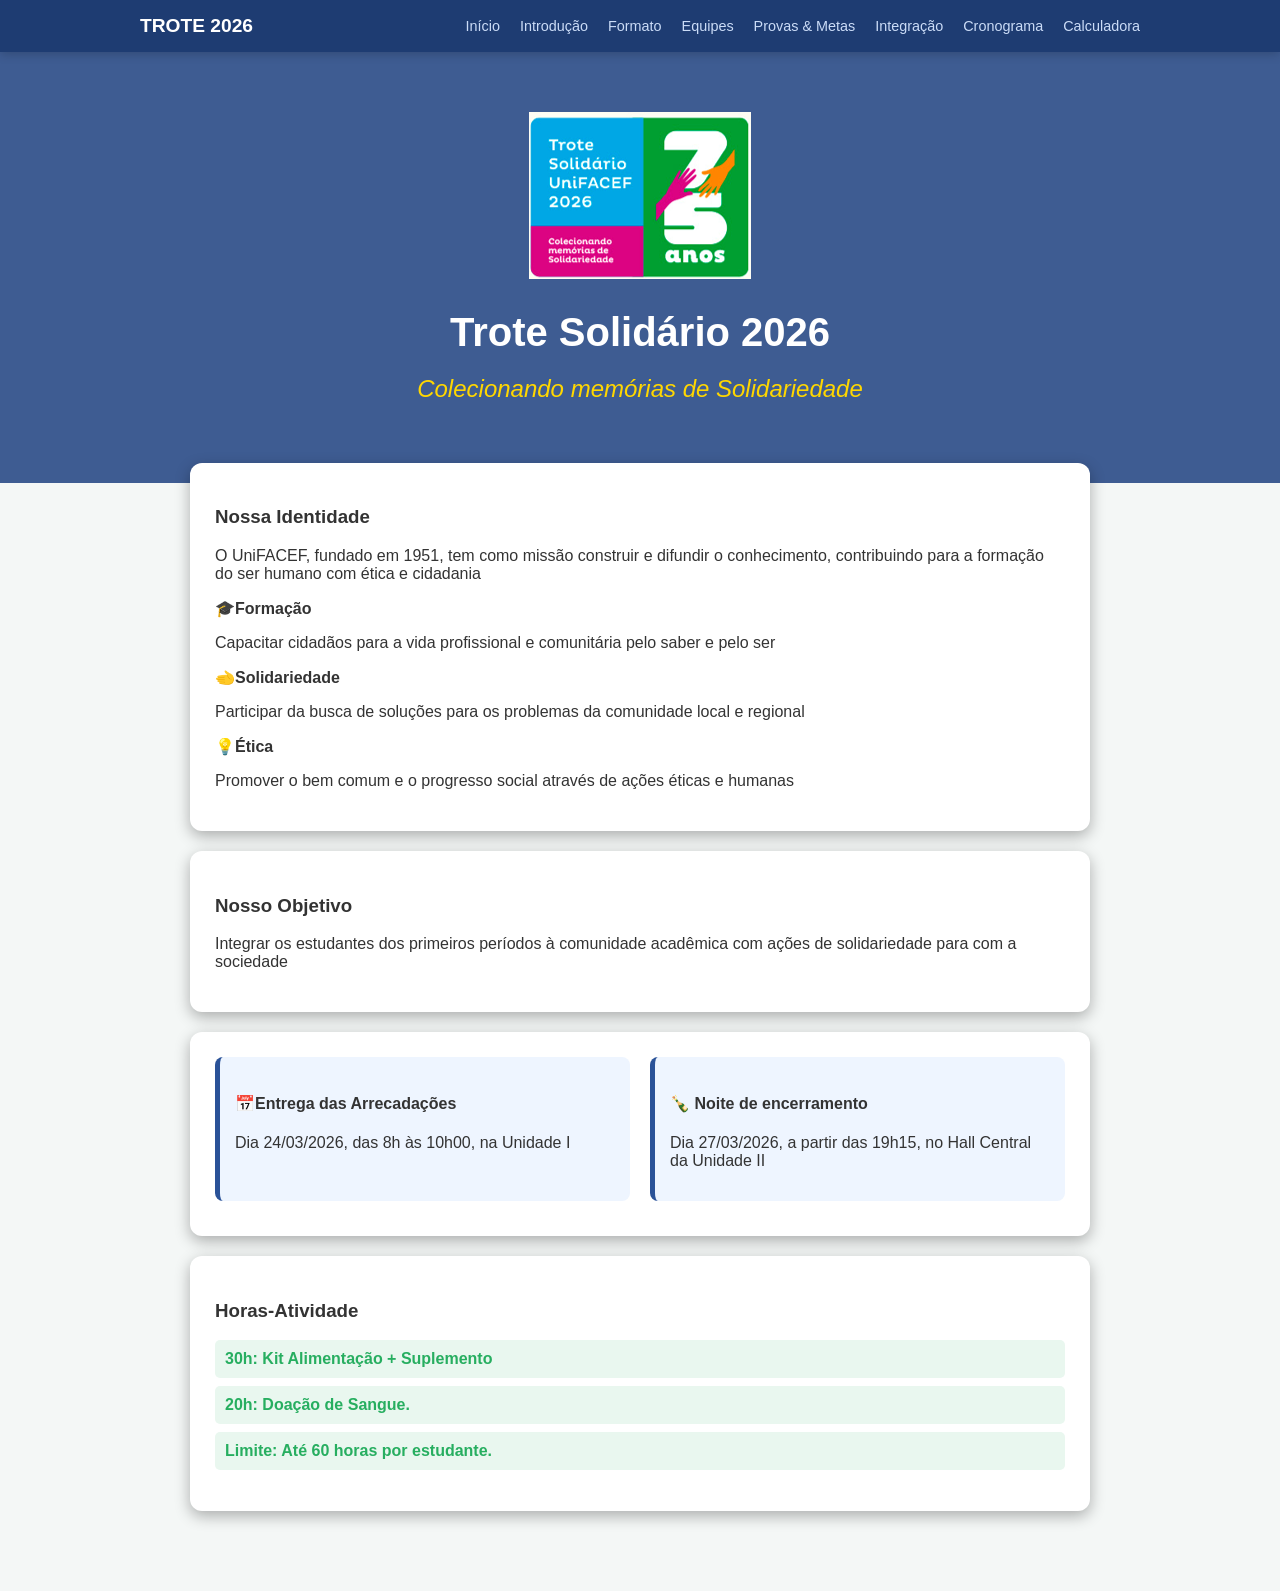
<file: index.html>
<!DOCTYPE html>
<html lang="pt-br">
    <head>
        <meta charset="UTF-8"/>
        <link rel="stylesheet" href="styles.css">
        <title> Trote Solidário </title>
    </head>
    <body>
       <nav class="menu-principal">
        <div class="menu-container">
            <a href="index.html" class="logo"> Trote 2026 </a>
            <ul class="lista">
                <li> <a href="index.html"> Início </a> </li> 
                <li> <a href="introducao.html"> Introdução </a></li>
                <li> <a href="formato.html"> Formato </a> </li> 
                <li> <a href="equipes.html"> Equipes </a> </li>
                <li> <a href="provas.html"> Provas & Metas </a> </li> 
                <li> <a href="integracao.html"> Integração </a> </li>
                <li> <a href="cronograma.html"> Cronograma </a> </li> 
                <li> <a href="calculadora.html"> Calculadora </a> </li>
            </ul>    
        </div> 
       </nav>
       <header class="cabecalho">
            <div class="cabecalho-container">
                <img src="trote.png" alt="Trote Solidário"/>
                <h1> Trote Solidário 2026</h1>
                <h2> Colecionando memórias de Solidariedade </h2>
            </div>
       </header>
       <main class="principal">
            <section>
                <h3> Nossa Identidade </h3>
                <p> 
                     O UniFACEF, fundado em 1951, tem como missão construir e difundir o conhecimento, contribuindo para a formação do ser humano com ética e cidadania
                 </p>
                <div>
                    <div>
                        <strong> 🎓Formação </strong>
                        <p> 
                            Capacitar cidadãos para a vida profissional e comunitária pelo saber e pelo ser
                        </p>
                    </div>
                    <div>
                        <strong> 🫲Solidariedade </strong>
                        <p> 
                            Participar da busca de soluções para os problemas da comunidade local e regional
                         </p>
                    </div> 
                    <div>
                        <strong> 💡Ética </strong>
                        <p> 
                            Promover o bem comum e o progresso social através de ações éticas e humanas
                        </p>
                    </div>
            </section> 
            <section> 
                <h3> Nosso Objetivo </h3>
                <p> 
                    Integrar os estudantes dos primeiros períodos à comunidade acadêmica com ações de solidariedade para com a sociedade</p>
                </p>
            </section>
            <section class="importante"> 
                <div class="caixa-importante">
                    <h4> 📅Entrega das Arrecadações </h4>
                    <p> Dia 24/03/2026, das 8h às 10h00, na Unidade I </p>
                </div>
                <div class="caixa-importante">
                    <h4> 🍾 Noite de encerramento </h4>
                    <p> Dia 27/03/2026, a partir das 19h15, no Hall Central da Unidade II </p>
                </div>    
            </section>
            <section class="recompensas"> 
                <h3> Horas-Atividade </h3>
                <ul>
                    <li> <strong> 30h: </strong> Kit Alimentação + Suplemento </li>
                    <li> <strong> 20h: </strong> Doação de Sangue. </li>
                    <li> <strong> Limite: </strong> Até 60 horas por estudante. </li>
                </ul>
            </section>
       </main>     
    </body>
</html>
</file>
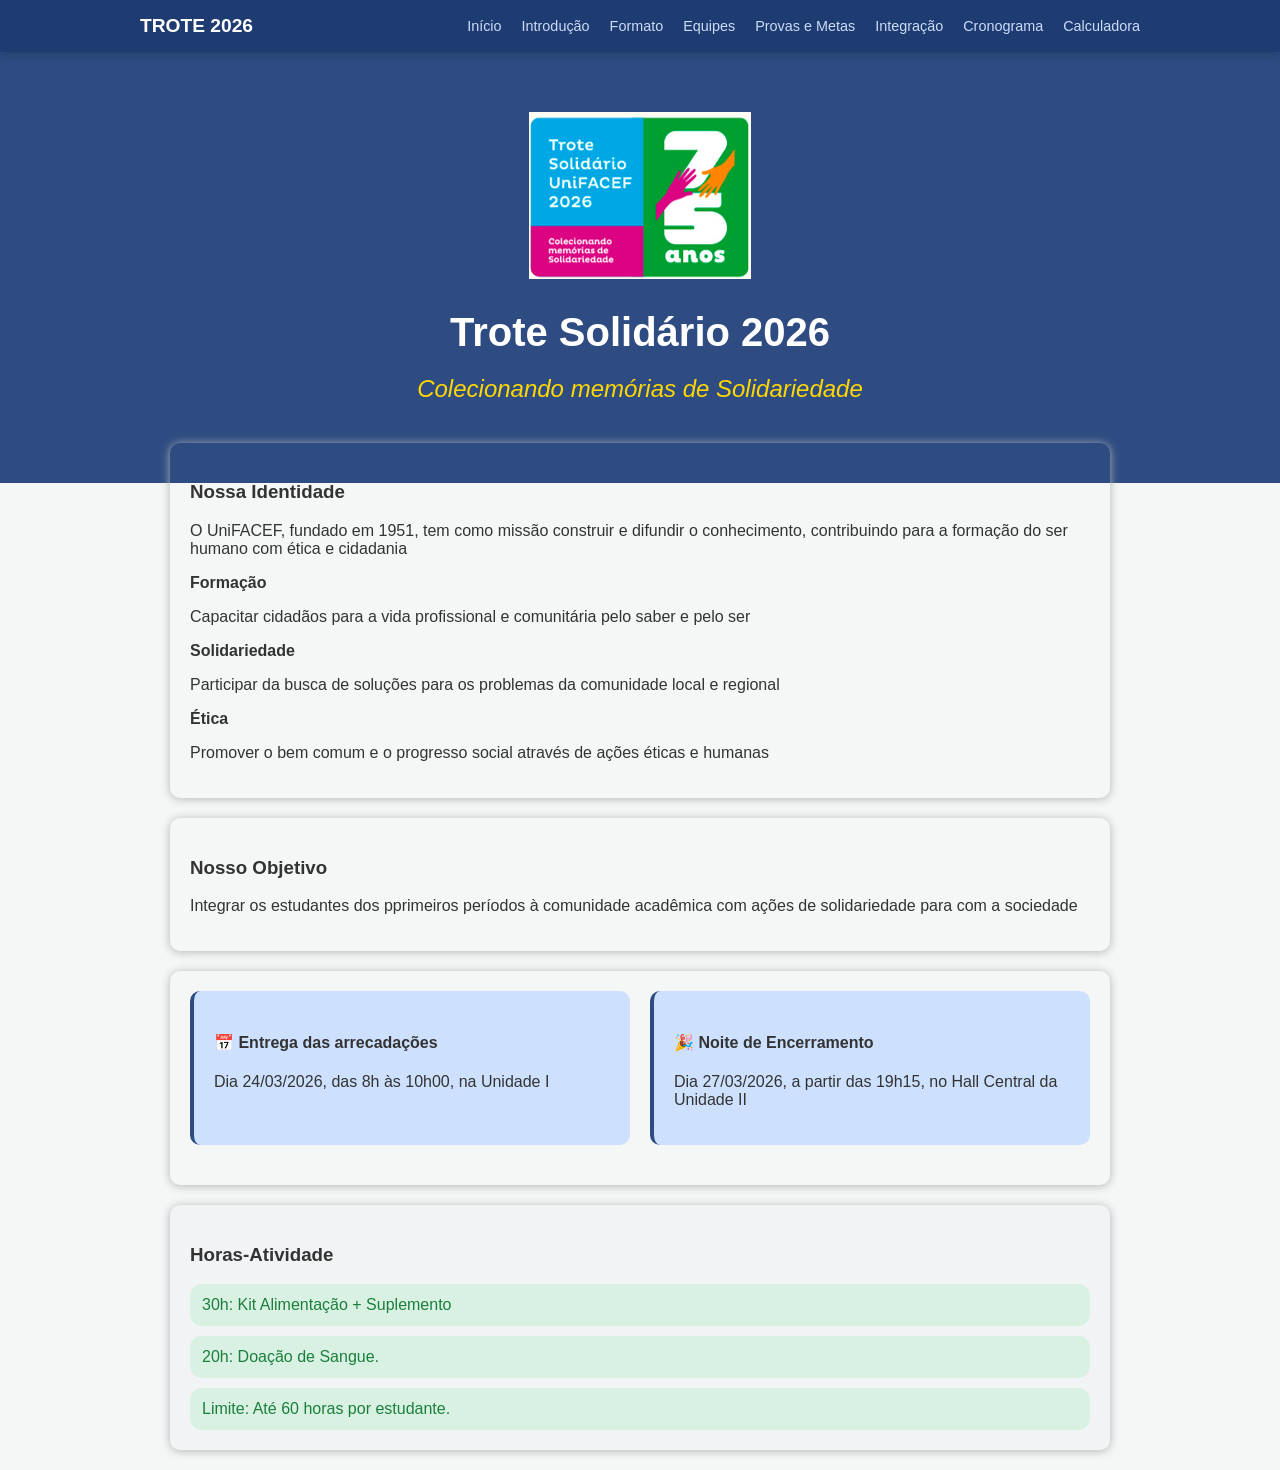
<file: Pagina Principal/index.html>
<!DOCTYPE html>
<html lang="pt-br">
    <head>
        <title> Trote Solidário </title>
        <meta charset="UTF-8">
        <link rel="stylesheet" href="styles.css">
    </head>
    <body>
        <nav class="menu"> <!-- Menu de navegação -->
            <div class="menu-container">
                <a href="index.html" class="menu-logo"> Trote 2026 </a>
                <ul class="lista">
                    <li> <a href="index.html"> Início </a> </li>
                    <li> <a href="introducao.html"> Introdução </a> </li>
                    <li> <a href="formato.html"> Formato </a> </li>
                    <li> <a href="equipes.html"> Equipes </a> </li>
                    <li> <a href="provas.html"> Provas e Metas </a> </li>
                    <li> <a href="integracao.html"> Integração </a> </li>
                    <li> <a href="cronograma.html"> Cronograma </a> </li>
                    <li> <a href="calculadora.html"> Calculadora </a> </li>
                </ul>
            </div>
        </nav>
        <header class="cabecalho">
            <div class="cabecalho-container">
                <img src="trote.png" alt="UniFACEF" class="cabecalho-logo"/>
                <h1> Trote Solidário 2026 </h1>
                <h2> Colecionando memórias de Solidariedade </h2>
            </div>

        </header>
        <main class="principal">
            <div class="identidades">
            <section class="missao-valores">
                <h3> Nossa Identidade </h3>
                <p> O UniFACEF, fundado em 1951, tem como missão construir e difundir o conhecimento, contribuindo para a formação do ser humano com ética e cidadania </p>
                <div class="pilares-container">
                    <div class="pilar"> 
                        <strong> Formação </strong>
                        <p> Capacitar cidadãos para a vida profissional e comunitária pelo saber e pelo ser </p>
                    </div>
                    <div class="pilar"> 
                        <strong> Solidariedade </strong>
                        <p> Participar da busca de soluções para os problemas da comunidade local e regional </p>
                    </div>
                    <div class="pilar"> 
                        <strong> Ética </strong>
                        <p> Promover o bem comum e o progresso social através de ações éticas e humanas </p>
                    </div>
                </div>
            </div>
                
            </div>
            </section>
            <section class="objetivo">
                <h3>Nosso Objetivo</h3>
                <p>Integrar os estudantes dos pprimeiros períodos à comunidade acadêmica com ações de solidariedade para com a sociedade</p>
            </section>
            <div class="eventos-container">
                <section class="eventos">
                    <div class="eventos-card">
                        <h4>📅 Entrega das arrecadações</h4>
                        <p>Dia 24/03/2026, das 8h às 10h00, na Unidade I</p>
                    </div>
                        <div class="eventos-card">
                            <h4>🎉 Noite de Encerramento </h4>
                            <p>Dia 27/03/2026, a partir das 19h15, no Hall Central da Unidade II</p>
                        </div>
                </section>
            </div>
            <div class="atividades">
            <section= class="horas">

                <h3> Horas-Atividade</h3>
                
                <div class="hora-item">30h: Kit Alimentação + Suplemento</div>

                <div class="hora-item">20h: Doação de Sangue.</div>
                
                <div class="hora-item">Limite: Até 60 horas por estudante.</div>
            </section>
            </div>
        </main>
    </body>
</html>
</file>
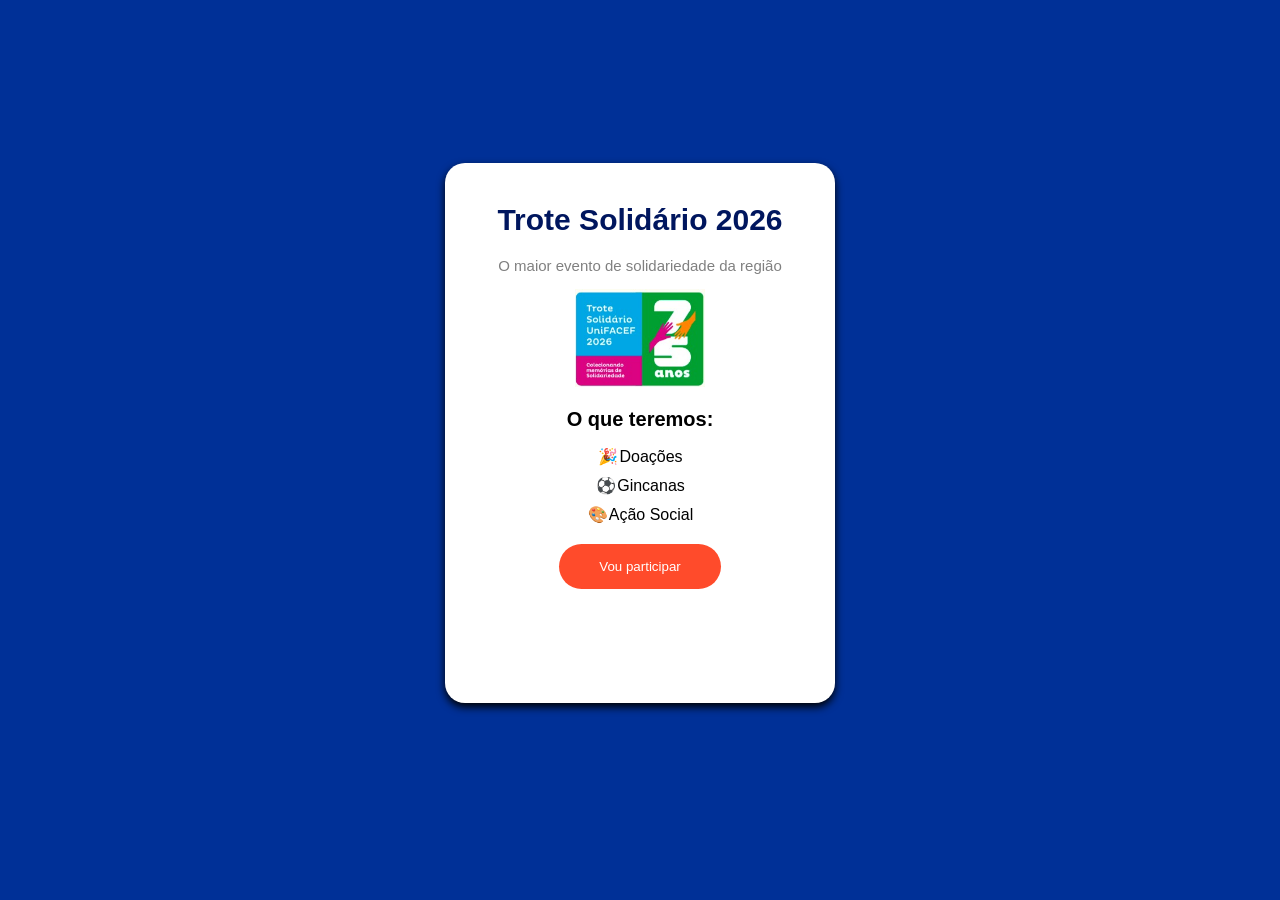
<file: pagina-inicial/index.html>
<!DOCTYPE html>
<html lang="pt-br">
<head>
    <meta charset="UTF-8">
    <meta name="viewport" content="width=device-width, initial-scale=1.0">
    <title>Trote Solidário</title>
    <link rel="stylesheet" href="styless.css">
</head>
<body>

<div class="card">

   <h1>Trote Solidário 2026</h1>
    
    <p class="subtitulo"> O maior evento de solidariedade da região</p>
    
    <img src="trote.jpeg" alt="deu ruim">
    
    <h2>O que teremos:</h2> 
    
    <ul>
       <li><span>🎉</span>Doações</li>
       <li><span>⚽</span>Gincanas</li>
       <li><span>🎨</span>Ação Social</li>
    </ul>


    <button class="botao">Vou participar</button>

    


</div>

</body>
</html>
</file>
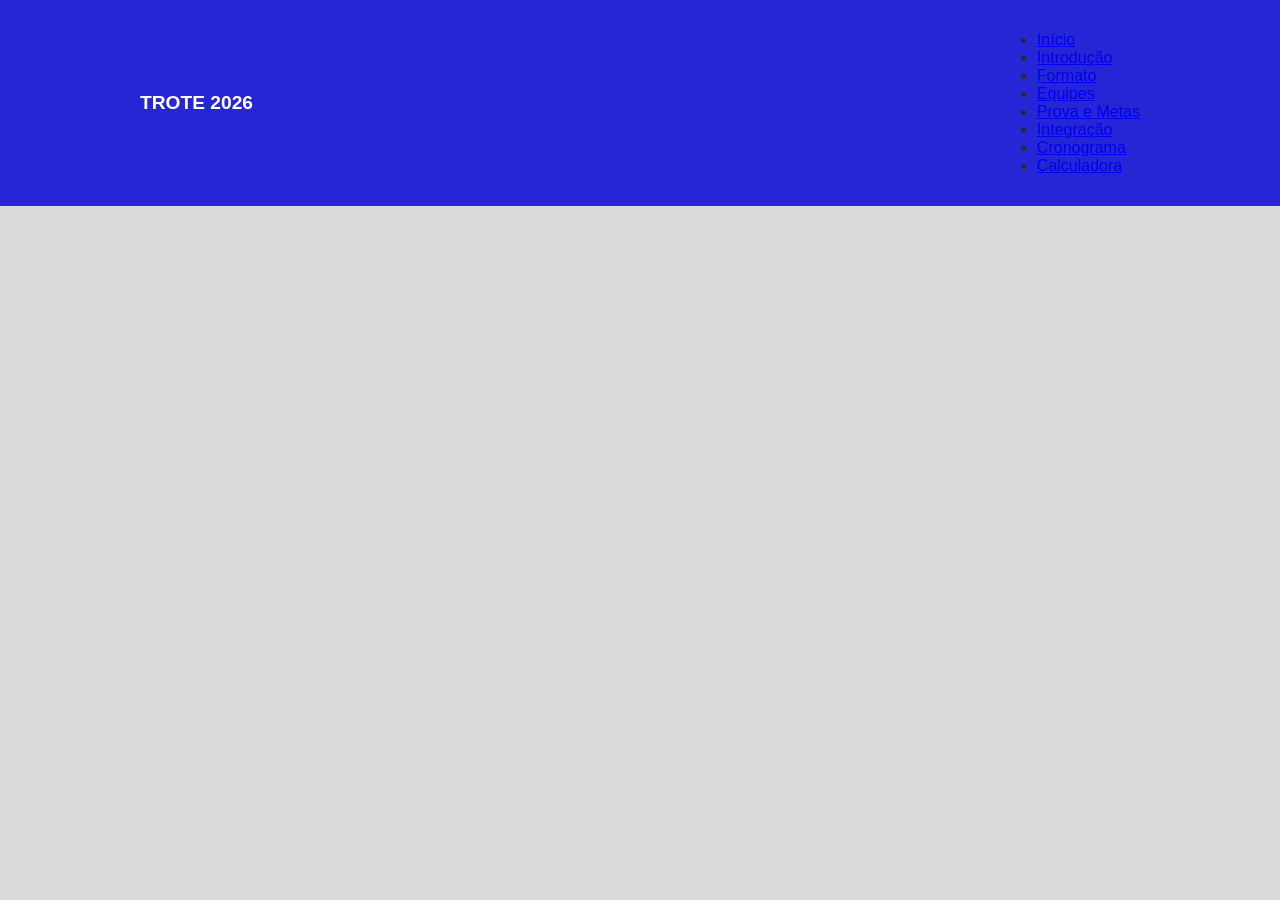
<file: trote pagina/index.html>
<!DOCTYPE html>
<html lang="pt-br">
<head>
    <meta charset="UTF-8">
    <meta name="viewport" content="width=device-width, initial-scale=1.0">
    <title>Início</title>
    <link rel="stylesheet" href="styles.css">
</head>
<body>
    <nav class="menu"> <!-- Menu de navegação-->
        <div class="menu-container">
           <a href="index.html" class="menu-logo"> Trote 2026</a>
        <ul>
            <li> <a href="index.html"> Início</a></li>
            <li> <a href="introducao.html"> Introdução</a></li>
            <li> <a href="formato.html"> Formato</a></li>
            <li> <a href="equipes.html"> Equipes</a></li>
            <li> <a href="provas.html"> Prova e Metas</a></li>
            <li> <a href="integracao.html"> Integração</a></li>
            <li> <a href="cronograma.html"> Cronograma</a></li>
            <li> <a href="calculadora.html"> Calculadora</a></li>
        
        </ul>





        </div>
    </nav>
    <header>

    </header> <!-- Cabeçalho-->
    <main>
    <section>


    </section>
    <section>



    </section>

    </main>



</body>
</html>
</file>
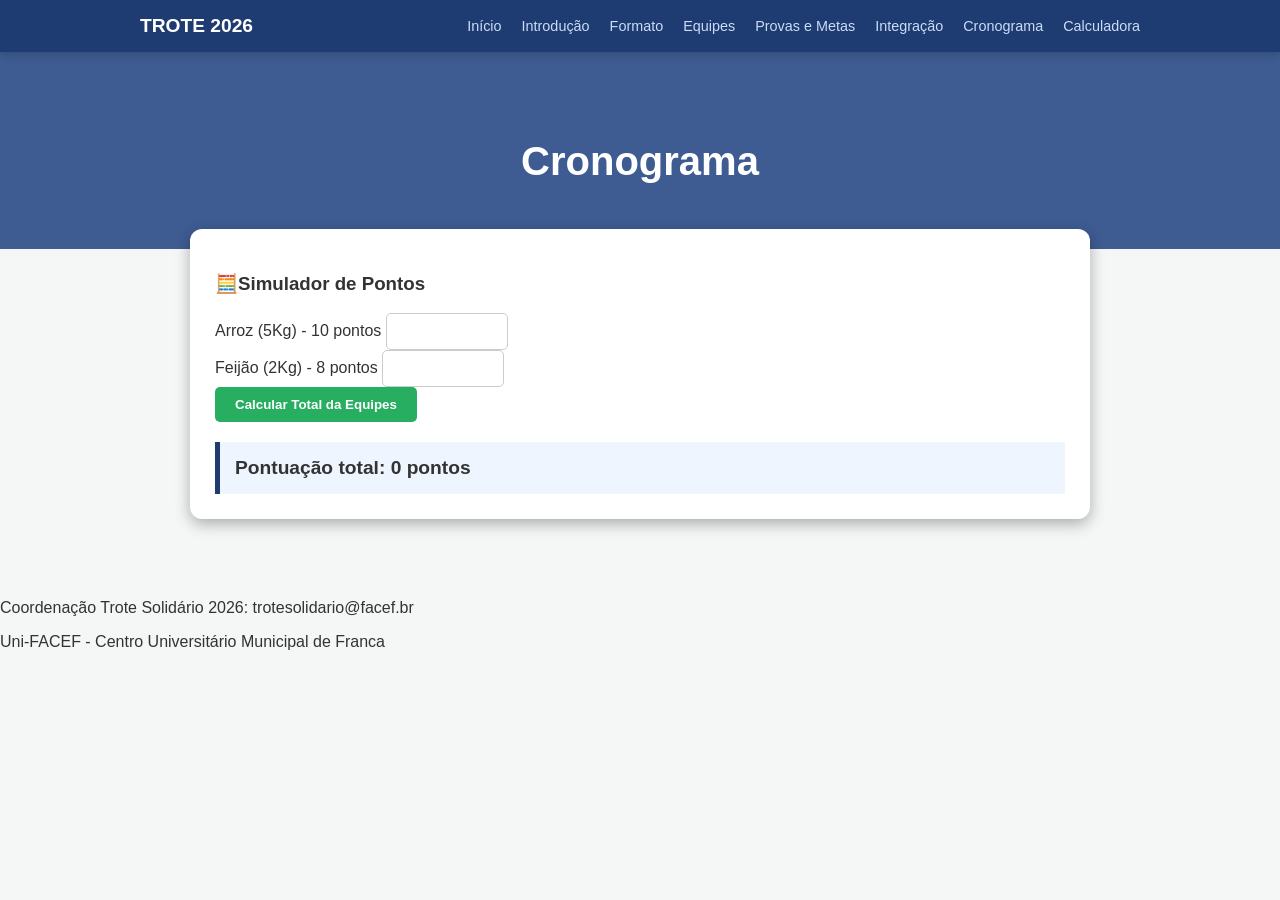
<file: calculadora.html>
<!DOCTYPE html>
<html lang="pt-br">
    <head>
        <title> Trote Solidário </title>
        <meta charset="UTF-8">
        <link rel="stylesheet" href="styles.css">
    </head>
    <body>
       <nav class="menu-principal">
        <div class="menu-container">
            <a href="index.html" class="logo"> Trote 2026 </a>
            <ul class="lista">
                <li> <a href="index.html"> Início </a> </li> 
                <li> <a href="introducao.html"> Introdução </a></li>
                <li> <a href="formato.html"> Formato </a> </li> 
                <li> <a href="equipes.html"> Equipes </a> </li>
                <li> <a href="provas.html"> Provas e Metas </a> </li> 
                <li> <a href="integracao.html"> Integração </a> </li>
                <li> <a href="cronograma.html"> Cronograma </a> </li> 
                <li> <a href="calculadora.html"> Calculadora </a> </li>
            </ul>    
        </div> 
       </nav>
       <header class="cabecalho">
            <div class="cabecalho-container">
                <h1> Cronograma </h1>
            </div>
       </header>

<main class="principal">
<section class="calculadora">
<h3>🧮Simulador de Pontos</h3>
 <div class="form-grid">
    <div class="form-group">
      <label> Arroz (5Kg) - 10 pontos</label>
      <input type="number" id="qtdeArroz" min="0"><!-- caixa de entrada-->
    </div>
    <div class="form-group">
      <label> Feijão (2Kg) - 8 pontos</label>
      <input type="number" id="qtdeFeijao" min="0">
        
    </div>
</div>
<!-- quando esse botão for clicado, a função calcular será chamada no JS -->
<button onclick="calcular()"> Calcular Total da Equipes</button>
<div id="resultado" class="resultado-box">
    Pontuação total: 0 pontos  
</div>
</section>   
    
</main>

<footer class="footer">
    <p>Coordenação Trote Solidário 2026: trotesolidario@facef.br</p>
    <p>Uni-FACEF - Centro Universitário Municipal de Franca</p>
</footer>

</body>
<script> <!--programar javascript-->
    function calcular(){
        //1. Obter os valores digitados pelo usuário
        //number é uma função que converte texto em número
        // parseInt() converte o texto em número inteiro
        // || 0 significa "ou zero" (caso o usuário não digite nada, considera 0)
        // document.getElementById("qtdeArroz") -> busca a caixa de entrada com o id "qtdeArroz"
        // .value -> pega o valor que está dentro da caixa
        // JS é uma linguagem não tipada (sem tipo de dados)
        let arroz = parseInt(document.getElementById("qtdeArroz").value) || 0;
        let feijao = parseInt(document.getElementById("qtdeFeijao").value) || 0;
        
        //2. Calcular os pontos
        // Multiplica a quantidade de arroz por 10 e a quantidade de feijão por 8

        let pontosArroz = arroz * 10;
        let pontosFeijao = feijao * 8;
        let total = pontosArroz + pontosFeijao;

        //3. Exibir o resultado
        document.getElementById("resultado").innerText = "Pontuação Total: " + total + " pontos";
    }

</script>
</html>
</file>
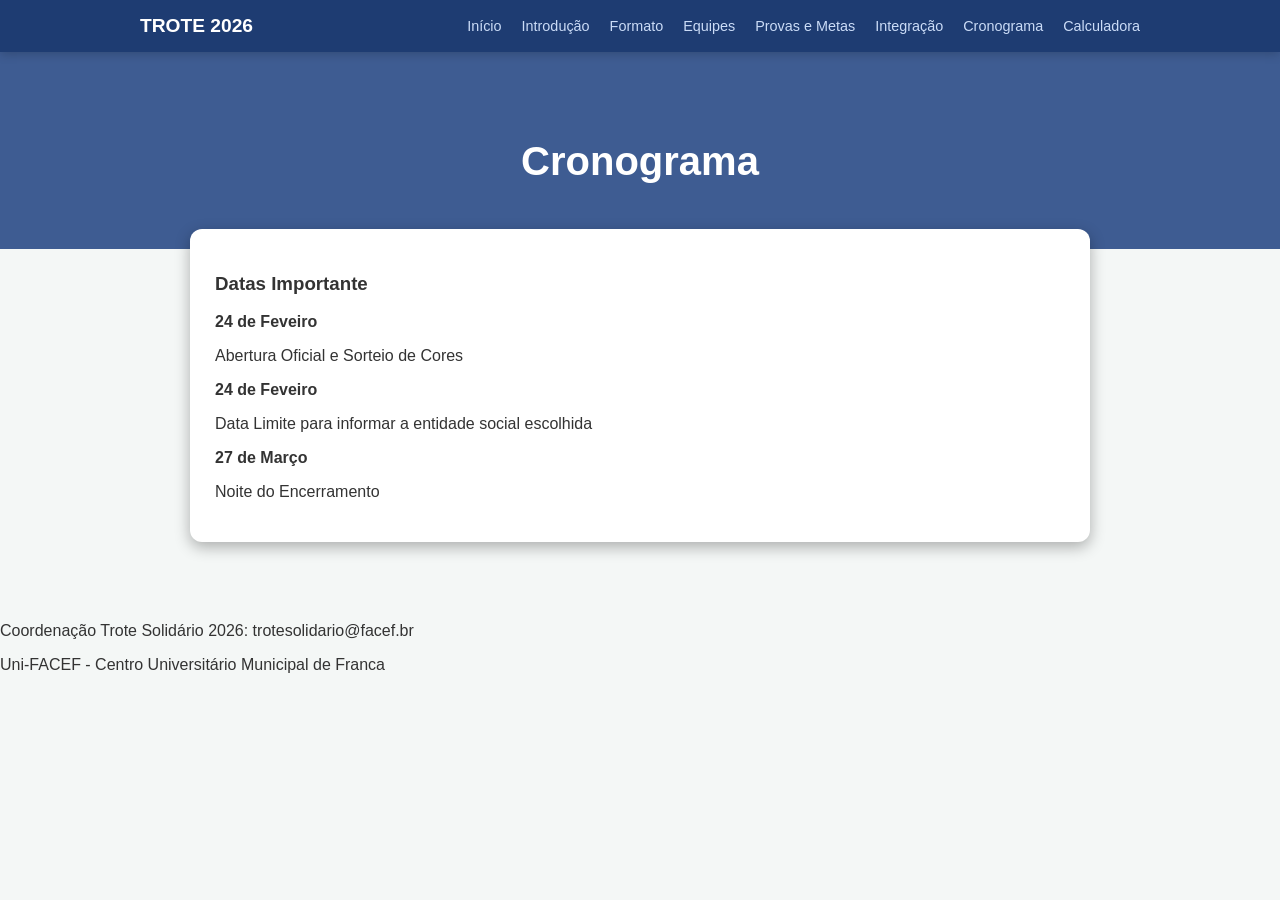
<file: cronograma.html>
<!DOCTYPE html>
<html lang="pt-br">
    <head>
        <title> Trote Solidário </title>
        <meta charset="UTF-8">
        <link rel="stylesheet" href="styles.css">
    </head>
    <body>
       <nav class="menu-principal">
        <div class="menu-container">
            <a href="index.html" class="logo"> Trote 2026 </a>
            <ul class="lista">
                <li> <a href="index.html"> Início </a> </li> 
                <li> <a href="introducao.html"> Introdução </a></li>
                <li> <a href="formato.html"> Formato </a> </li> 
                <li> <a href="equipes.html"> Equipes </a> </li>
                <li> <a href="provas.html"> Provas e Metas </a> </li> 
                <li> <a href="integracao.html"> Integração </a> </li>
                <li> <a href="cronograma.html"> Cronograma </a> </li> 
                <li> <a href="calculadora.html"> Calculadora </a> </li>
            </ul>    
        </div> 
       </nav>
       <header class="cabecalho">
            <div class="cabecalho-container">
                <h1> Cronograma </h1>
            </div>
       </header>

<main class="principal">
<section>   
    <h3>Datas Importante</h3>
    <div class="timeline">
    
        <div>
          <strong>24 de Feveiro</strong>            
            <p>Abertura Oficial e Sorteio de Cores</p>
        </div>
        <div>
            <strong>24 de Feveiro</strong>            
            <p>Data Limite para informar a entidade social escolhida</p>
        </div>
        <div>
            <strong> 27 de Março</strong>
            <p>Noite do Encerramento</p>
        </div>


    </div>
</section>
</main>

<footer class="footer">
    <p>Coordenação Trote Solidário 2026: trotesolidario@facef.br</p>
    <p>Uni-FACEF - Centro Universitário Municipal de Franca</p>
</footer>

</body>
</html>
</file>
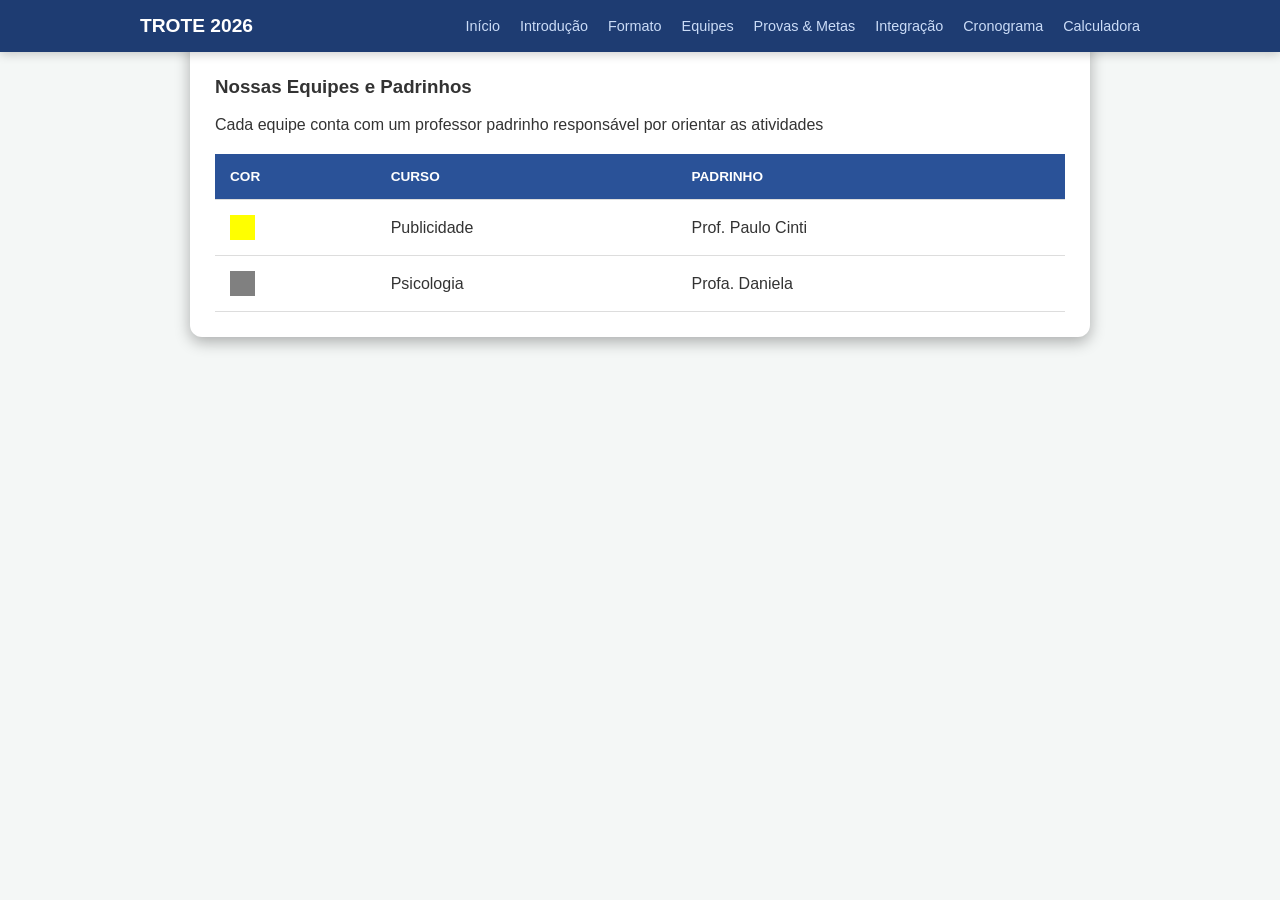
<file: equipes.html>
<!DOCTYPE html>
<html lang="pt-br">
    <head>
        <meta charset="UTF-8"/>
        <link rel="stylesheet" href="styles.css">
        <title> Trote Solidário </title>
    </head>
    <body>
       <nav class="menu-principal">
        <div class="menu-container">
            <a href="index.html" class="logo"> Trote 2026 </a>
            <ul class="lista">
                <li> <a href="index.html"> Início </a> </li> 
                <li> <a href="introducao.html"> Introdução </a></li>
                <li> <a href="formato.html"> Formato </a> </li> 
                <li> <a href="equipes.html"> Equipes </a> </li>
                <li> <a href="provas.html"> Provas & Metas </a> </li> 
                <li> <a href="integracao.html"> Integração </a> </li>
                <li> <a href="cronograma.html"> Cronograma </a> </li> 
                <li> <a href="calculadora.html"> Calculadora </a> </li>
            </ul>    
        </div> 
       </nav>
     
       <main class="principal">
            <section class="equipes">
              <h3> Nossas Equipes e Padrinhos </h3>
              <p> 
                Cada equipe conta com um professor padrinho responsável por orientar as atividades
              </p>
              <table>
                <thead>
                    <tr> <!-- table row -->  <!-- table head -->
                        <th> Cor </th> <th> Curso </th> <th> Padrinho </th>        
                    </tr>
                </thead>
                <tbody>
                    <tr> <!-- table data -->
                        <td> <div class="amarelo"> </div> </td> 
                        <td> Publicidade </td> 
                        <td> Prof. Paulo Cinti</td>
                    </tr>
                    <tr> <!-- table data -->
                        <td> <div class="cinza"> </div> </td> 
                        <td> Psicologia </td> 
                        <td> Profa. Daniela </td>
                    </tr>
                </tbody>
              </table>
            </section> 
       </main>     
    </body>
</html>
</file>
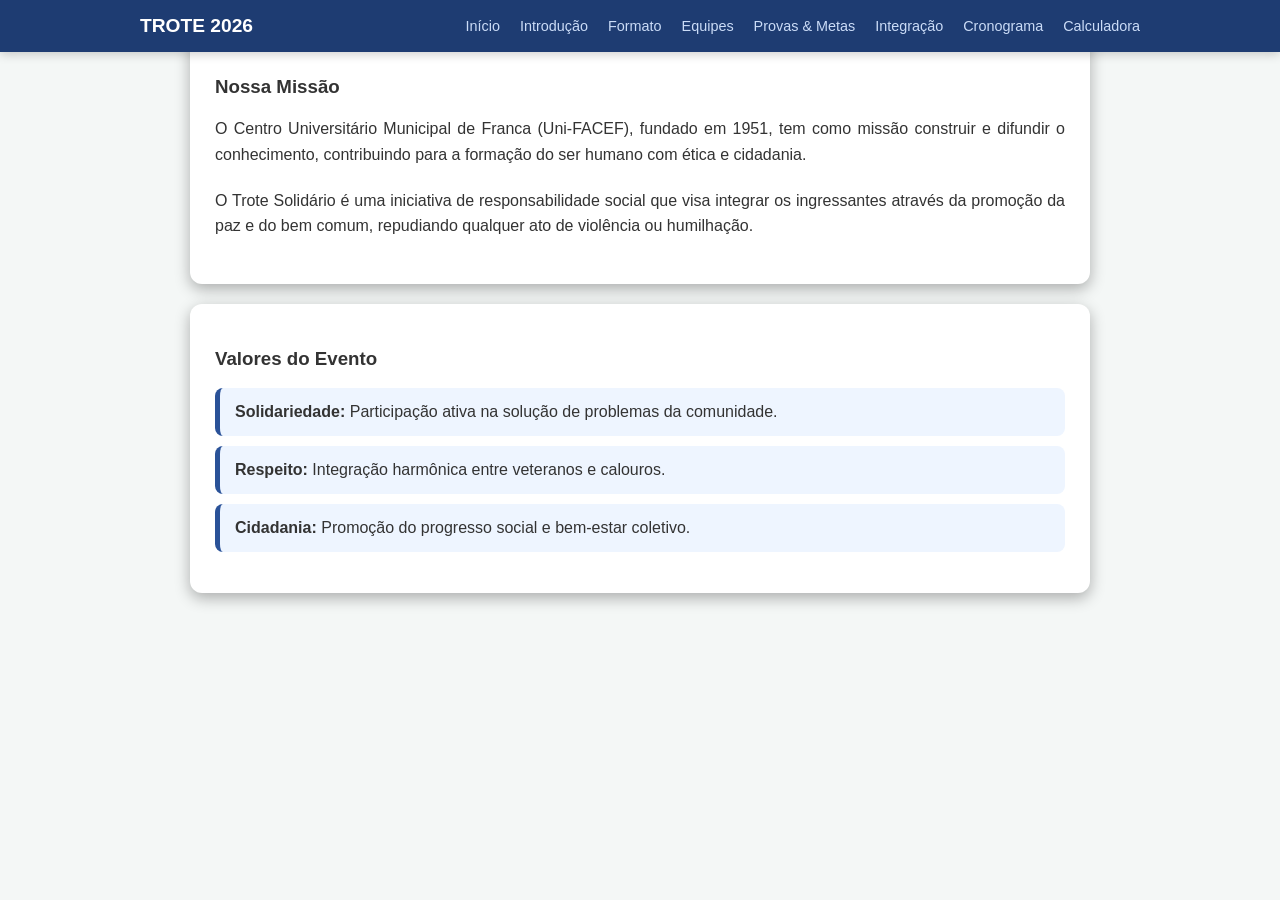
<file: introducao.html>
<!DOCTYPE html>
<html lang="pt-br">
    <head>
        <meta charset="UTF-8"/>
        <link rel="stylesheet" href="styles.css">
        <title> Trote Solidário </title>
    </head>
    <body>
       <nav class="menu-principal">
        <div class="menu-container">
            <a href="index.html" class="logo"> Trote 2026 </a>
            <ul class="lista">
                <li> <a href="index.html"> Início </a> </li> 
                <li> <a href="introducao.html"> Introdução </a></li>
                <li> <a href="formato.html"> Formato </a> </li> 
                <li> <a href="equipes.html"> Equipes </a> </li>
                <li> <a href="provas.html"> Provas & Metas </a> </li> 
                <li> <a href="integracao.html"> Integração </a> </li>
                <li> <a href="cronograma.html"> Cronograma </a> </li> 
                <li> <a href="calculadora.html"> Calculadora </a> </li>
            </ul>    
        </div> 
       </nav>
     
       <main class="principal">
            <section class="missao">
               <h3> Nossa Missão </h3>
                <p> 
                    O Centro Universitário Municipal de Franca (Uni-FACEF), fundado em 1951, tem como missão construir e difundir o conhecimento, contribuindo para a formação do ser humano com ética e cidadania.
                </p>
                <p>
                    O Trote Solidário é uma iniciativa de responsabilidade social que visa integrar os ingressantes através da promoção da paz e do bem comum, repudiando qualquer ato de violência ou humilhação.
                </p>
            </section> 
            <section class="valores"> 
               <h3> Valores do Evento </h3>
               <ul>
                    <li class="caixa-importante"> <strong> Solidariedade: </strong> 
                    Participação ativa na solução de problemas da comunidade. 
                    </li>
                    <li class="caixa-importante"> <strong> Respeito: </strong> 
                    Integração harmônica entre veteranos e calouros. 
                    </li>
                    <li class="caixa-importante"> <strong> Cidadania: </strong> 
                        Promoção do progresso social e bem-estar coletivo.
                    </li>
                </ul>
       </main>     
    </body>
</html>
</file>
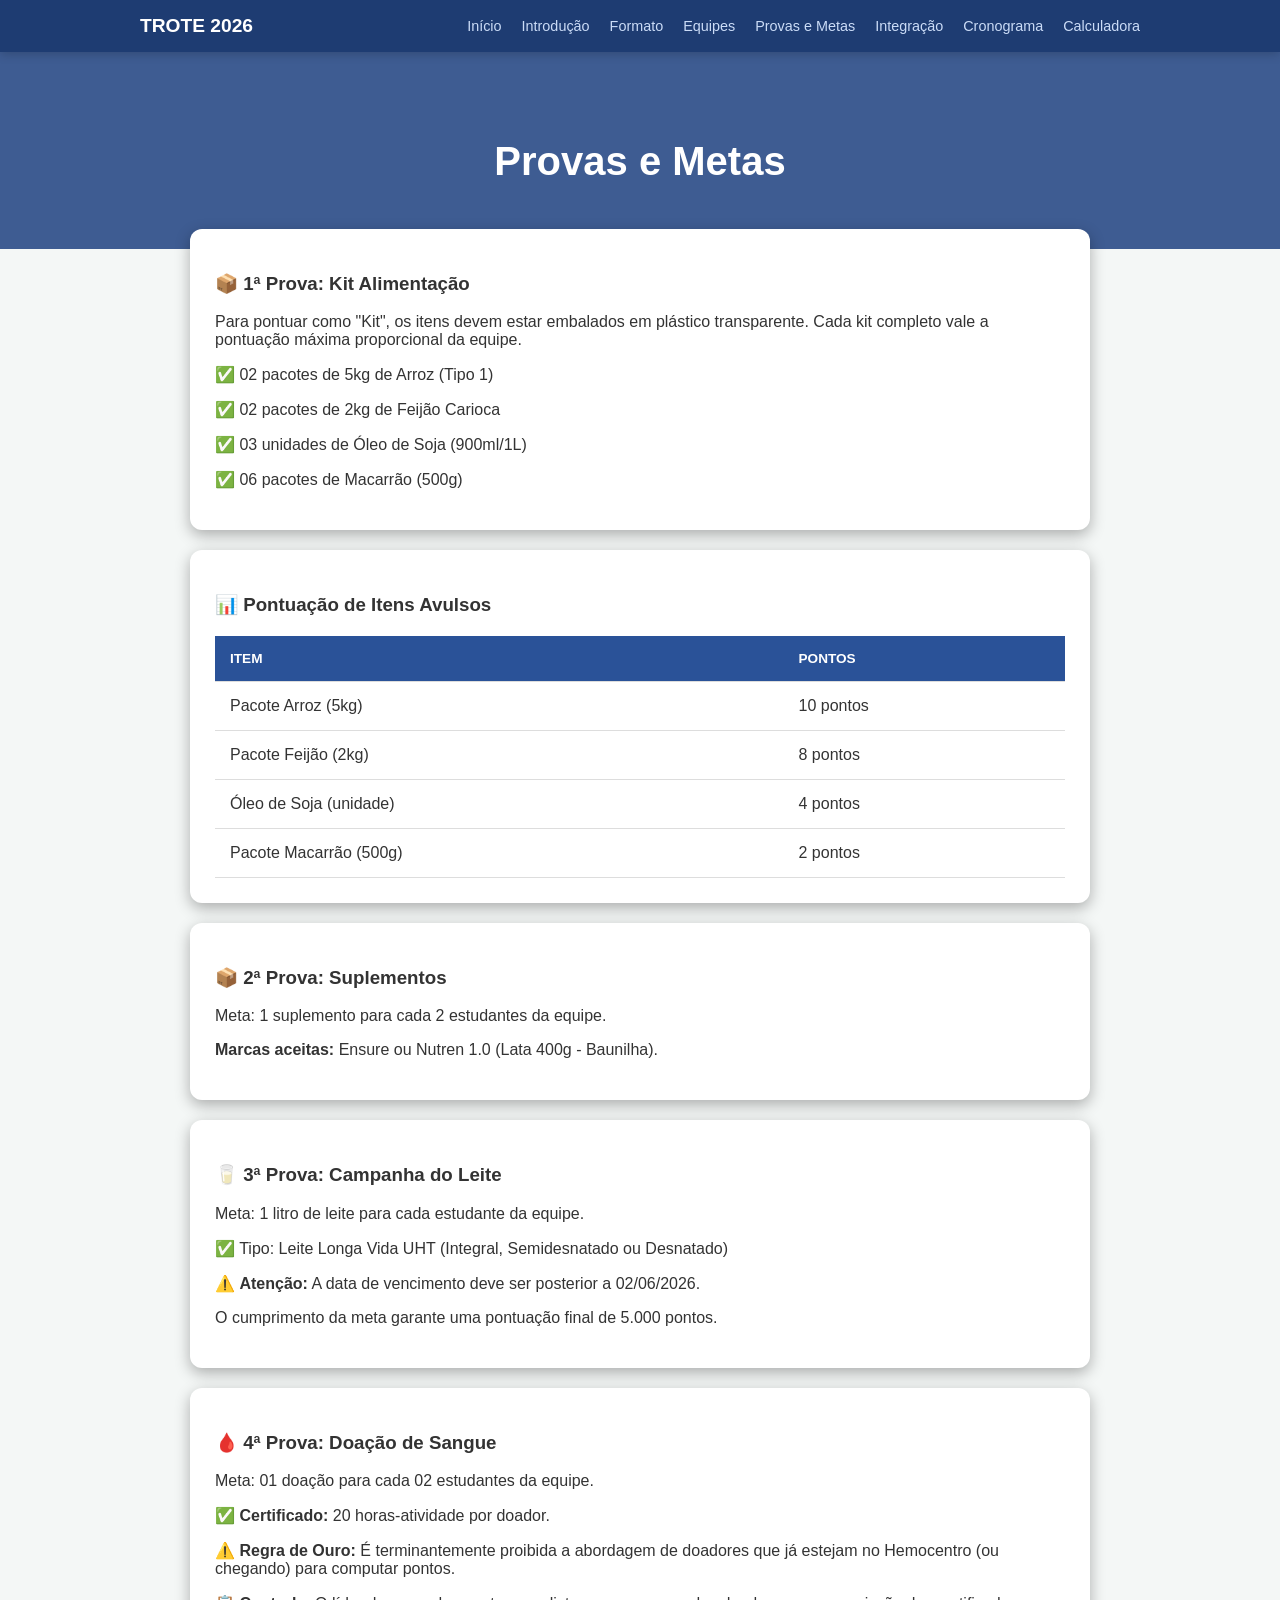
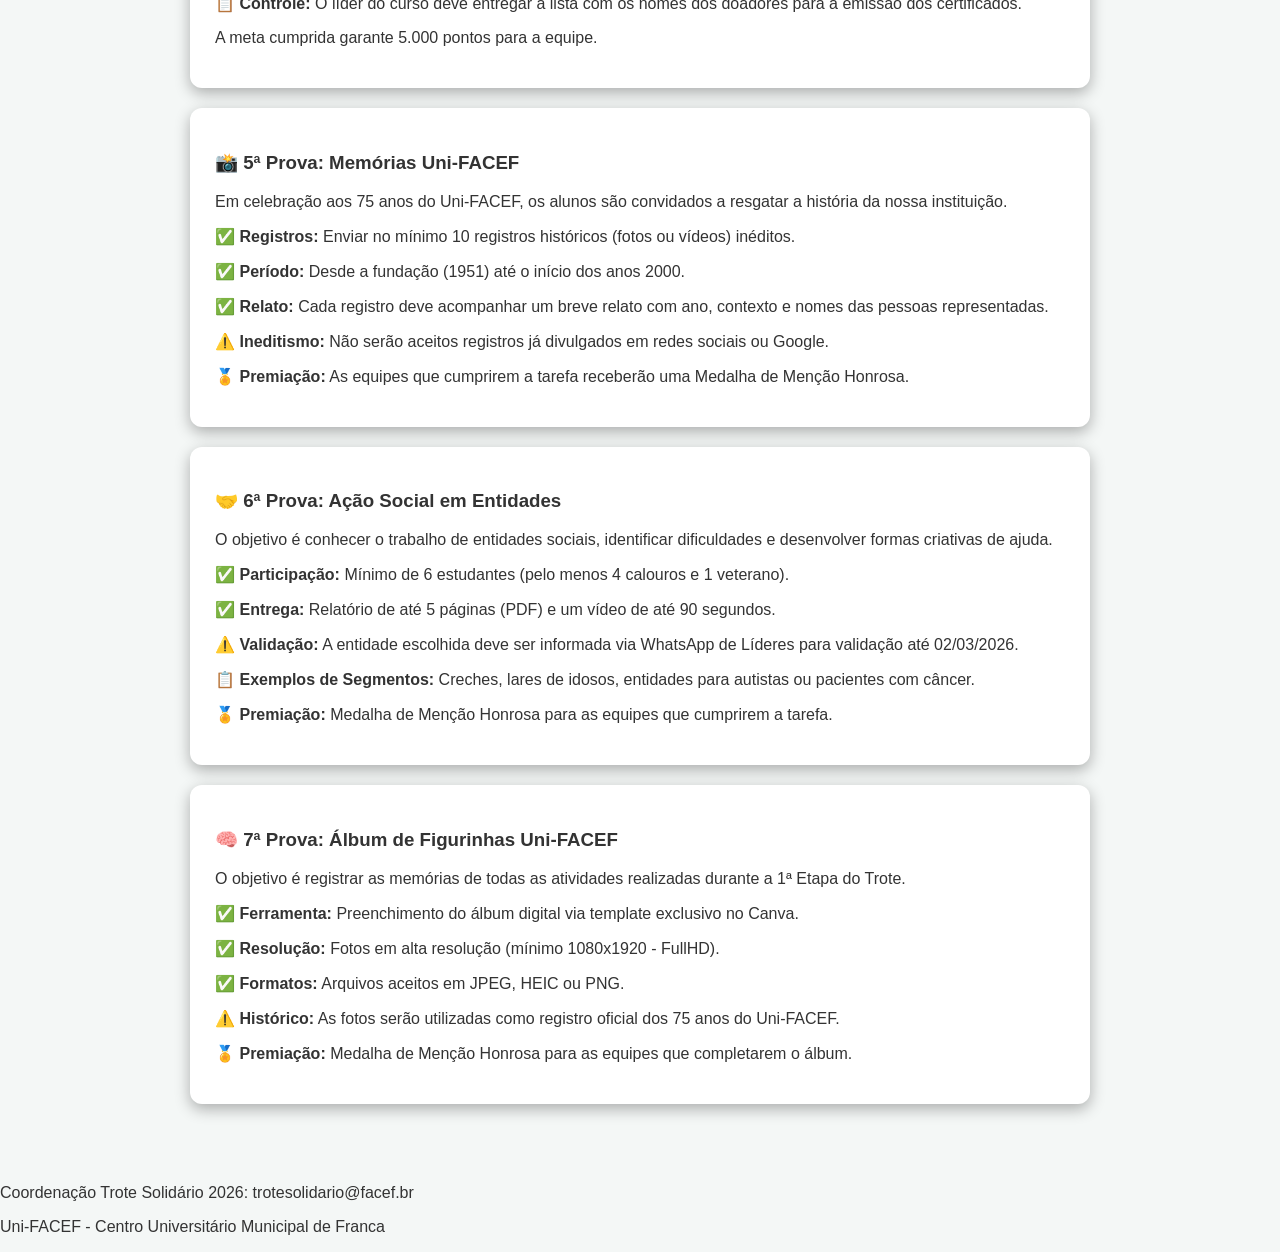
<file: provas.html>
<!DOCTYPE html>
<html lang="pt-br">
    <head>
        <title> Trote Solidário </title>
        <meta charset="UTF-8">
        <link rel="stylesheet" href="styles.css">
    </head>
    <body>
       <nav class="menu-principal">
        <div class="menu-container">
            <a href="index.html" class="logo"> Trote 2026 </a>
            <ul class="lista">
                <li> <a href="index.html"> Início </a> </li> 
                <li> <a href="introducao.html"> Introdução </a></li>
                <li> <a href="formato.html"> Formato </a> </li> 
                <li> <a href="equipes.html"> Equipes </a> </li>
                <li> <a href="provas.html"> Provas e Metas </a> </li> 
                <li> <a href="integracao.html"> Integração </a> </li>
                <li> <a href="cronograma.html"> Cronograma </a> </li> 
                <li> <a href="calculadora.html"> Calculadora </a> </li>
            </ul>    
        </div> 
       </nav>
       <header class="cabecalho">
            <div class="cabecalho-container">
                <h1> Provas e Metas</h1>
            </div>
       </header>

<main class="principal">

<!-- 1 -->
<section>
<div class="card">
    <h3>📦 1ª Prova: Kit Alimentação</h3>
    <p>Para pontuar como "Kit", os itens devem estar embalados em plástico transparente. Cada kit completo vale a pontuação máxima proporcional da equipe.</p>

    <div class="kit-amarelo">
        <p>✅ 02 pacotes de 5kg de Arroz (Tipo 1)</p>
        <p>✅ 02 pacotes de 2kg de Feijão Carioca</p>
        <p>✅ 03 unidades de Óleo de Soja (900ml/1L)</p>
        <p>✅ 06 pacotes de Macarrão (500g)</p>
    </div>
</div>
</section>

<section>
<!-- tabela -->
<div class="card">
    <h3>📊 Pontuação de Itens Avulsos</h3>
    <table>
        <thead>
            <tr><th>ITEM</th><th>PONTOS</th></tr>
        </thead>
        <tbody>
            <tr><td>Pacote Arroz (5kg)</td><td>10 pontos</td></tr>
            <tr><td>Pacote Feijão (2kg)</td><td>8 pontos</td></tr>
            <tr><td>Óleo de Soja (unidade)</td><td>4 pontos</td></tr>
            <tr><td>Pacote Macarrão (500g)</td><td>2 pontos</td></tr>
        </tbody>
    </table>
</div>
</section>

<section>
<!-- 2 -->
<div class="card card-vermelho">
    <h3>📦 2ª Prova: Suplementos</h3>
    <p>Meta: 1 suplemento para cada 2 estudantes da equipe.</p>
    <p><strong>Marcas aceitas:</strong> Ensure ou Nutren 1.0 (Lata 400g - Baunilha).</p>
</div>
</section>

<section>
<!-- 3 -->
<div class="card">
    <h3>🥛 3ª Prova: Campanha do Leite</h3>
    <p>Meta: 1 litro de leite para cada estudante da equipe.</p>
    <p>✅ <strong class="text-olive" style="font-weight:normal;">Tipo:</strong> <span class="text-olive">Leite Longa Vida UHT (Integral, Semidesnatado ou Desnatado)</span></p>
    <p>⚠️ <strong>Atenção:</strong> A data de vencimento deve ser posterior a 02/06/2026.</p>
    <p>O cumprimento da meta garante uma pontuação final de 5.000 pontos.</p>
</div>
</section>

<section>
<!-- 4 -->
<div class="card">
    <h3>🩸 4ª Prova: Doação de Sangue</h3>
    <p>Meta: 01 doação para cada 02 estudantes da equipe.</p>

    <p>✅ <strong class="text-olive">Certificado:</strong> 20 horas-atividade por doador.</p>
    <p>⚠️ <strong class="text-olive">Regra de Ouro:</strong> É terminantemente proibida a abordagem de doadores que já estejam no Hemocentro (ou chegando) para computar pontos.</p>
    <p>📋 <strong class="text-olive">Controle:</strong> O líder do curso deve entregar a lista com os nomes dos doadores para a emissão dos certificados.</p>

    <p>A meta cumprida garante 5.000 pontos para a equipe.</p>
</div>
</section>

<section>
<!-- 5 -->
<div class="card card-amarelo">
    <h3>📸 5ª Prova: Memórias Uni-FACEF</h3>

    <p>Em celebração aos 75 anos do Uni-FACEF, os alunos são convidados a resgatar a história da nossa instituição.</p>

    <p>✅ <strong class="text-olive">Registros:</strong> Enviar no mínimo 10 registros históricos (fotos ou vídeos) inéditos.</p>
    <p>✅ <strong class="text-olive">Período:</strong> Desde a fundação (1951) até o início dos anos 2000.</p>
    <p>✅ <strong class="text-olive">Relato:</strong> Cada registro deve acompanhar um breve relato com ano, contexto e nomes das pessoas representadas.</p>

    <p>⚠️ <strong class="text-olive">Ineditismo:</strong> Não serão aceitos registros já divulgados em redes sociais ou Google.</p>
    <p>🏅 <strong class="text-olive">Premiação:</strong> As equipes que cumprirem a tarefa receberão uma Medalha de Menção Honrosa.</p>
</div>
</section>

<section>
<!-- 6 -->
<div class="card card-amarelo">
    <h3>🤝 6ª Prova: Ação Social em Entidades</h3>

    <p>O objetivo é conhecer o trabalho de entidades sociais, identificar dificuldades e desenvolver formas criativas de ajuda.</p>

    <p>✅ <strong class="text-olive">Participação:</strong> Mínimo de 6 estudantes (pelo menos 4 calouros e 1 veterano).</p>
    <p>✅ <strong class="text-olive">Entrega:</strong> Relatório de até 5 páginas (PDF) e um vídeo de até 90 segundos.</p>
    <p>⚠️ <strong class="text-olive">Validação:</strong> A entidade escolhida deve ser informada via WhatsApp de Líderes para validação até 02/03/2026.</p>

    <p>📋 <strong class="text-olive">Exemplos de Segmentos:</strong> Creches, lares de idosos, entidades para autistas ou pacientes com câncer.</p>
    <p>🏅 <strong class="text-olive">Premiação:</strong> Medalha de Menção Honrosa para as equipes que cumprirem a tarefa.</p>
</div>
</section>

<section>
<!-- 7 -->
<div class="card card-amarelo">
    <h3>🧠 7ª Prova: Álbum de Figurinhas Uni-FACEF</h3>

    <p>O objetivo é registrar as memórias de todas as atividades realizadas durante a 1ª Etapa do Trote.</p>

    <p>✅ <strong class="text-olive">Ferramenta:</strong> Preenchimento do álbum digital via template exclusivo no Canva.</p>
    <p>✅ <strong class="text-olive">Resolução:</strong> Fotos em alta resolução (mínimo 1080x1920 - FullHD).</p>
    <p>✅ <strong class="text-olive">Formatos:</strong> Arquivos aceitos em JPEG, HEIC ou PNG.</p>

    <p>⚠️ <strong class="text-olive">Histórico:</strong> As fotos serão utilizadas como registro oficial dos 75 anos do Uni-FACEF.</p>
    <p>🏅 <strong class="text-olive">Premiação:</strong> Medalha de Menção Honrosa para as equipes que completarem o álbum.</p>
</div>
</section>
</main>

<footer class="footer">
    <p>Coordenação Trote Solidário 2026: trotesolidario@facef.br</p>
    <p>Uni-FACEF - Centro Universitário Municipal de Franca</p>
</footer>

</body>
</html>
</file>
<file: styles.css>
body {
    margin: 0; font-family: 'Segoe UI', sans-serif;
    background-color: #F4F7F6; color: #333;
}
.menu-principal {
    background-color: #1E3C72; padding: 15px 0;
    position: sticky; top: 0; z-index: 1000;
    box-shadow: 0 2px 10px rgba(0,0,0,0.2);
}
.menu-container {
    max-width: 1000px; margin: 0 auto; display: flex;
    justify-content: space-between; align-items: center;
    padding: 0 20px;
}
.logo{
    color: white; text-decoration: none; font-weight: bold;
    font-size: 1.2rem;  text-transform: uppercase;
}
.lista {
    list-style: none; display: flex; gap: 20px;
    margin: 0; padding: 0;
}
.lista a {
    color: #cbdcf7; text-decoration: none; font-size: 0.9rem; 
    font-weight: 500; transition: color 0.3s;
}
.lista a:hover {
    color: #fff;
}
.cabecalho {
   
    background-color: #3E5C92;
    color: white;
    padding: 60px 20px;
    text-align: center;
}
.cabecalho-container {
    
}
.cabecalho-container h1 {
    font-size: 2.5rem;
    margin-bottom: 5px;
} 
.cabecalho-container h2 {
    font-weight: 300;
    font-style: italic;
    color: #ffd700;
}
.principal {
    
    max-width: 900px;
    margin: -40px auto 40px;
    padding: 20px;
}
section {
    background: white;
    margin-bottom: 20px;
    padding: 25px;
    border-radius: 12px;
    box-shadow: 0 5px 15px rgba(0,0,0, 0.3)
}
.importante {

    display: flex; /* por padrão, adota-se a horizontal (row)*/
    gap: 20px;
}
.caixa-importante {
    flex: 1;
    background: #eef5ff;
    padding: 15px;
    border-left: 5px solid #2a5298;
    border-radius: 8px;
    margin-bottom: 10px;
}

.recompensas ul {
    list-style: none;
    padding: 0;
}

.recompensas li {
    background: #e9f7ef;
    margin: 8px 0;
    padding: 10px;
    border-radius: 5px;
    color: #27ae60;
    font-weight: bold;
}

.missao p {
    line-height: 1.6; /* altura da linha - melhora a leitura de textos longos */
    margin-bottom: 20px;
    text-align: justify; /* alinhamento à esquerda e à direita */
}

.valores ul {
    list-style: none;
    padding: 0px;
}

table {
    width: 100%; 
    border-collapse: collapse; /* junto as bordas adjacentes, ficando uma só */
    margin-top: 20px;
    background-color: white;
}
th, td {
    padding: 15px; text-align: left;
    border-bottom: 1px solid #ddd;
}
th {
    background-color: #2a5298;
    color: white;
    text-transform: uppercase;
    font-size: 0.85rem;
}
.amarelo {
    width: 25px; height: 25px; background: yellow;
}
.cinza {
    width: 25px; height: 25px; background: gray;
}
/* 30-03 */

.form-grupo {
    margin-bottom: 15px;
    display: flex;
    flex-direction: column;
}

input {
    padding: 10px;
    border-radius: 5px;
    border: 1px solid #ccc;
    width: 100px;
}

button {
    background-color: #27ae60;
    color: white;
    padding: 10px 20px;
    border: none;
    border-radius: 5px;
    cursor: pointer;
    font-weight: bold;
}

.resultado-box {
    margin-top: 20px;
    padding: 15px;
    background-color: #eef5ff;
    border-left: 5px solid #1e3c72;
    font-weight: bold;
    font-size: 1.2rem;
}
</file>
<file: Pagina Principal/styles.css>
body {
    margin: 0; font-family: 'Segoe UI', sans-serif;
    background-color: #f4f7f6; color: #333;
}
.menu {
    background-color: #1e3c72;  padding: 15px 0;
    position: sticky; /* menu fica sempre no topo */
    top: 0; /* posição 0 - posição acima */
    z-index: 999; /*  fica sempre por cima dos outros conteúdos */
    box-shadow: 0 2px 10px rgba(0,0,0,0.2); /* caixa com sombra */
}

.principal{
    z-index:99999;  
    position: relative;
}



.menu-container{
    max-width: 1000px;
    margin: 0 auto;
    display: flex;
    justify-content: space-between;
    align-items: center;
    padding: 0 20px;
}
.menu-logo{
    color: white; /* cor branca */
    text-decoration: none; /* link sem estar sublinhado */
    font-weight: bold; /* negrito */
    font-size: 1.2rem; /* 1.2 * 16px */
    text-transform: uppercase; /* letra maiúscula */
}
.lista {
    list-style: none; display: flex; gap: 20px;
    margin: 0; padding: 0;
}
.lista a{
    color: #CBDCF7; text-decoration: none; font-size: 0.9rem;
    font-weight: 500; transition: color 0.3s; 
}
.lista a:hover {
    color: #ffffff;
}
.cabecalho {
    background-color: #2e4c82; color: white; 
    padding: 60px 20px;
    text-align: center;
}
.cabecalho h1{
    font-size: 2.5rem; margin-bottom: 5px;
}
.cabecalho h2{
    font-weight: 300;
    font-style: italic;
    color: #ffd700; 
}
.missao-valores{
    /* -40px subiu auto embaixo e 40 é na lateral */
    max-width: 900px; 
    margin: -40px auto 20px; 
    padding: 20px;
    border-radius: 10px;
    box-shadow: 0 1px 10px rgb(180, 180, 180);
    
    
}


.objetivo{
    max-width: 900px;
    margin: 20px auto 20px; 
    padding: 20px;
    border-radius: 10px;
    box-shadow: 0 1px 10px rgb(180, 180, 180);
}

.eventos-container{
max-width:900px;    
margin: 0 auto 20px;
padding:20px;
border-radius:10px;
box-shadow:0 1px 10px rgb(180,180,180);

}

.eventos{
display: flex;
gap: 20px;
max-width: 900px;
margin: 0 auto 20px;


}
.eventos-card{
    flex: 1;
    padding: 20px;
    border-radius: 10px;

    border-left: 4px solid #2e4c82;
    background-color: rgb(205, 225, 255);
}
.hora-item{
background:#d9f1e2;
padding: 12px;
border-radius: 12px;
margin-top: 10px;
color:#1a7f3c;

}
.atividades{
    max-width: 900px;
    margin: 0 auto 20px;
    padding: 20px;
    background:#f1f3f4;
    border-radius:10px;
    box-shadow:0 1px 10px rgb(180,180,180);

}
</file>
<file: pagina-inicial/styless.css>
body{
background-color: rgb(0, 48, 151);
display: flex;
justify-content: center;
align-items: center;
height: 90vh;
color: rgb(0, 0, 0);
border-radius: 10px;
padding: 20px;

.card{
    font-family: Arial;
background-color: rgb(255, 255, 255);
width: 350px;
height: 500px;
border-radius: 20px;
padding: 20px;
text-align: center;
box-shadow: 0px 4px 8px rgba(0,0,0,1);
}

.card img{
    width: 130px;

}


ul{
list-style: none;
padding: 0;
}

span{
     display:inline-block;
  width:25px;
}

li{
    margin-bottom:10px;
}

li span{
    width:22px; 
}



.botao{
background-color: #ff4b2b;
padding: 15px 40px;
color: white;
border: none;
border-radius: 30px;
display: block;
margin: 250px auto;
cursor: pointer;
transition: 0.3s;
margin-top: 20px;

}

.botao:hover{
    transform: scale(1.1);
    background-color: blue;
}
h1{
    color: rgb(0, 22, 94);
    font-size: 30px;
}
h2{
    font-size: 20px;
    color: black;
}
p{
font-size: 15px;
color: gray;
}












}
</file>
<file: trote pagina/styles.css>
body{
    margin: 0;
    font-family:'Segoe UI',sans-serif;
    background-color: rgb(218, 218, 218);color: rgb(43, 41, 41);
}
.menu{
    background-color: rgb(38, 38, 215);
    padding: 15px 0;
    position: sticky; /*menu fica sempre no topo*/
    top: 0; /* posição 0 - posição acima*/
    z-index:1000 px; /* fica sempre pro cima dos outros conteúdos*/
   box-shadow: 0px 2px 10px color black;

}

.menu-container{
    max-width: 1000px;
    margin: 0 auto;
    display: flex;
    justify-content: space-between;
    align-items: center;
    padding: 0 20px;
}
.menu-logo{
color:white; /* cor branca */
text-decoration:none;/* link sem estar sublinhado*/
font-weight: bold; /*negrito */
font-size: 1.2rem; /* 1/2 * 16px */
text-transform: uppercase; /* letra maiúscula*/
}
</file>
